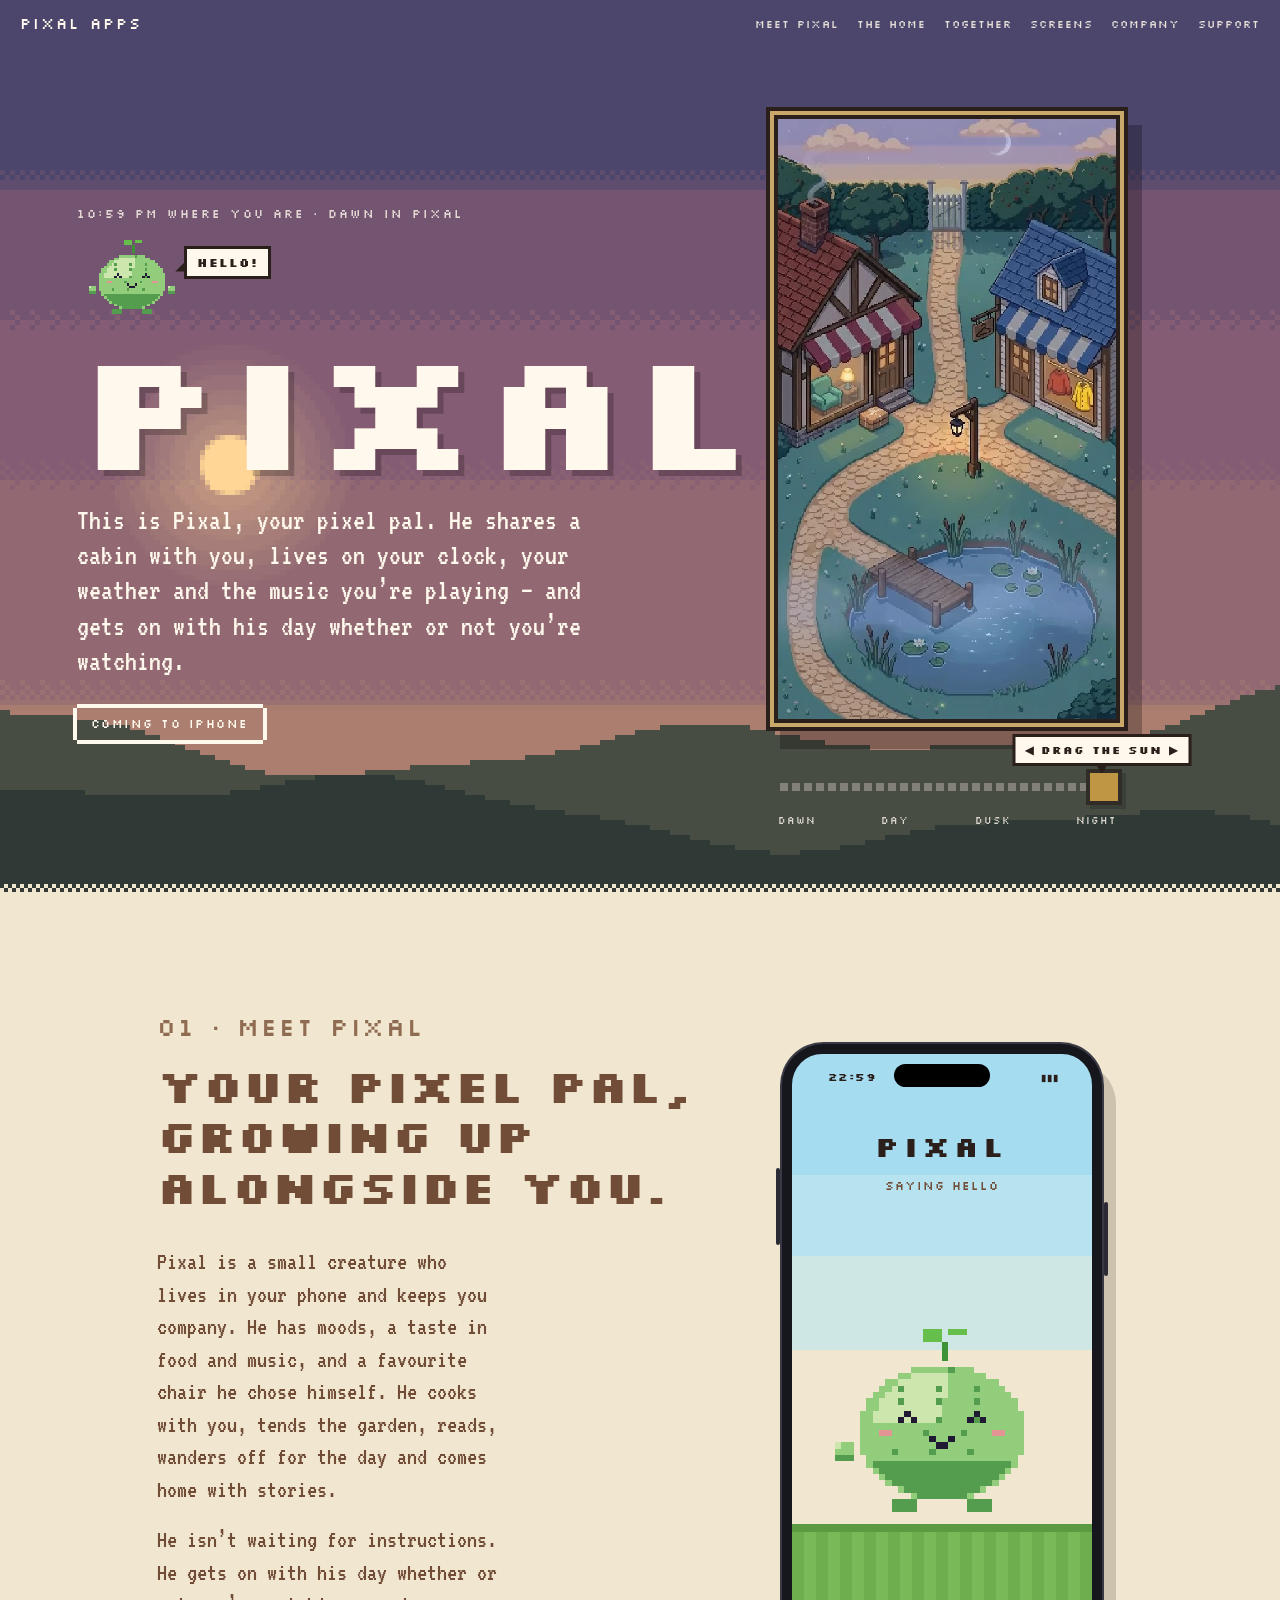
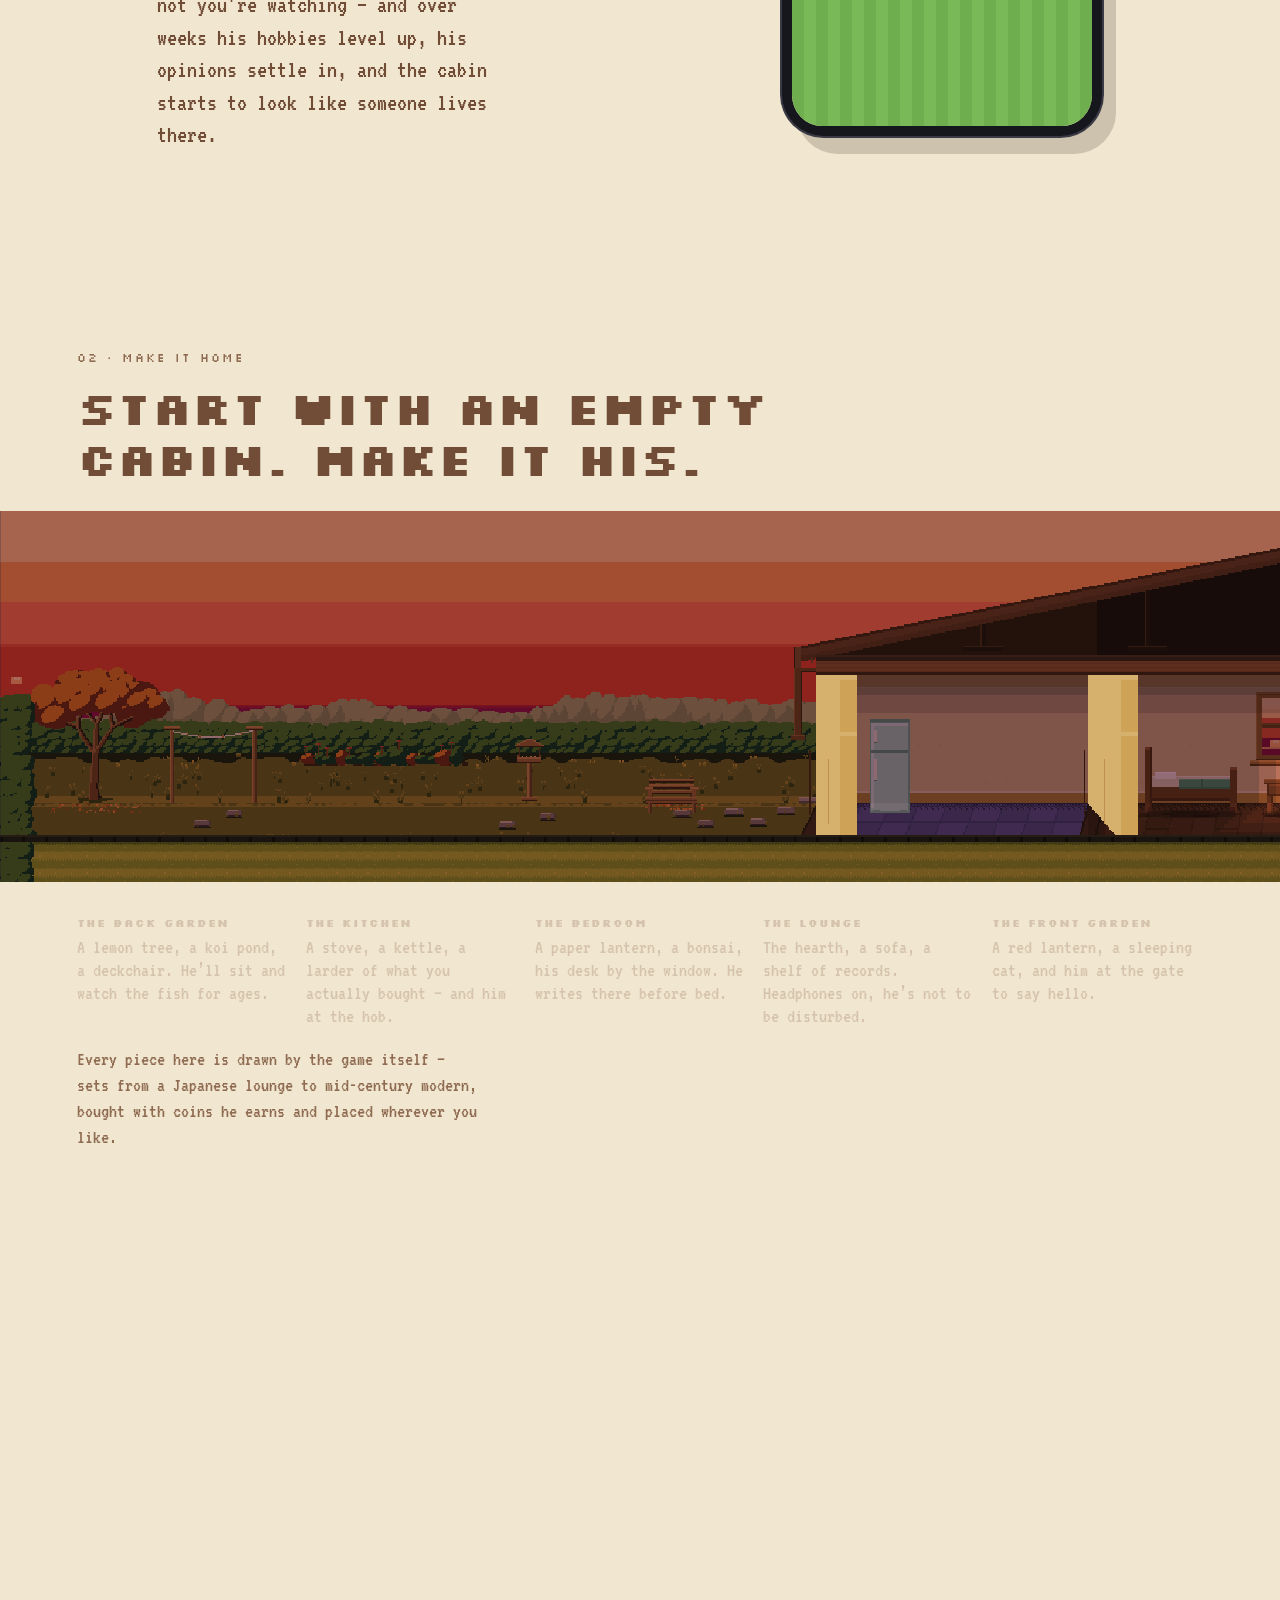
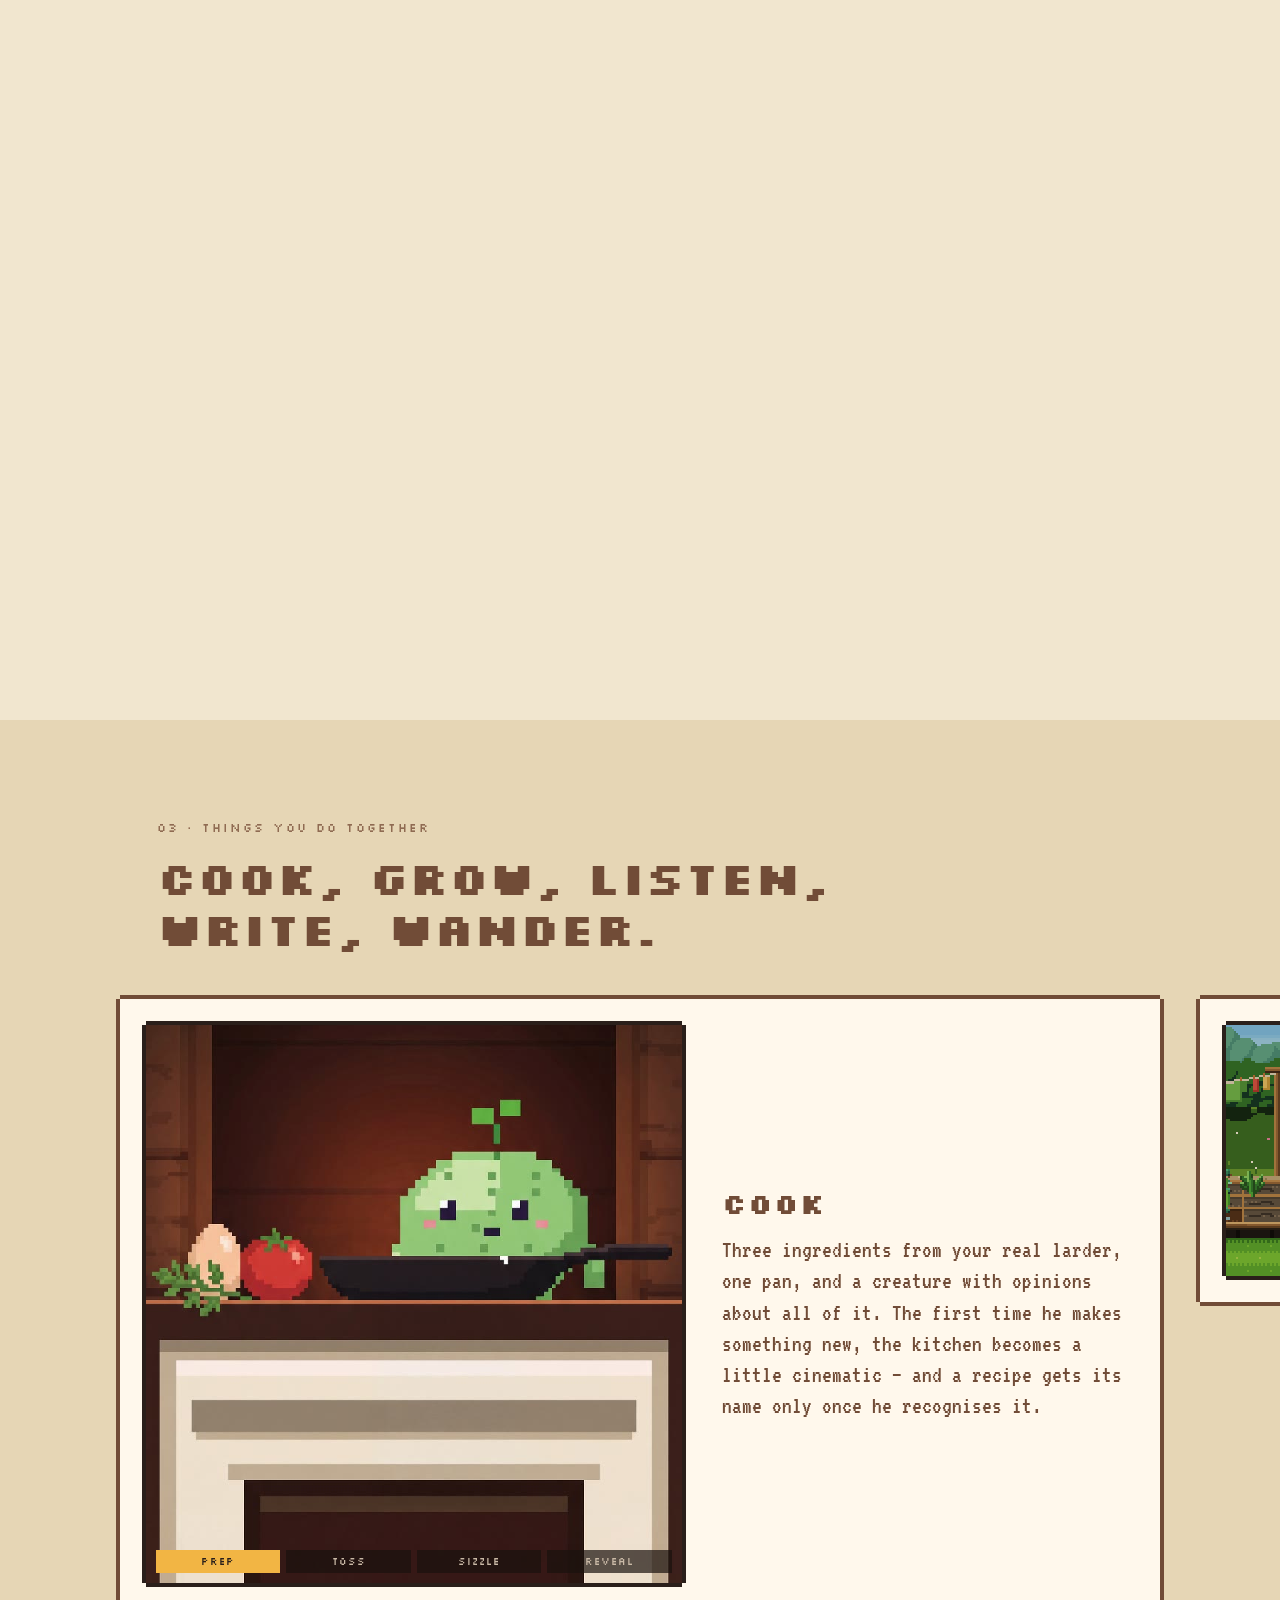
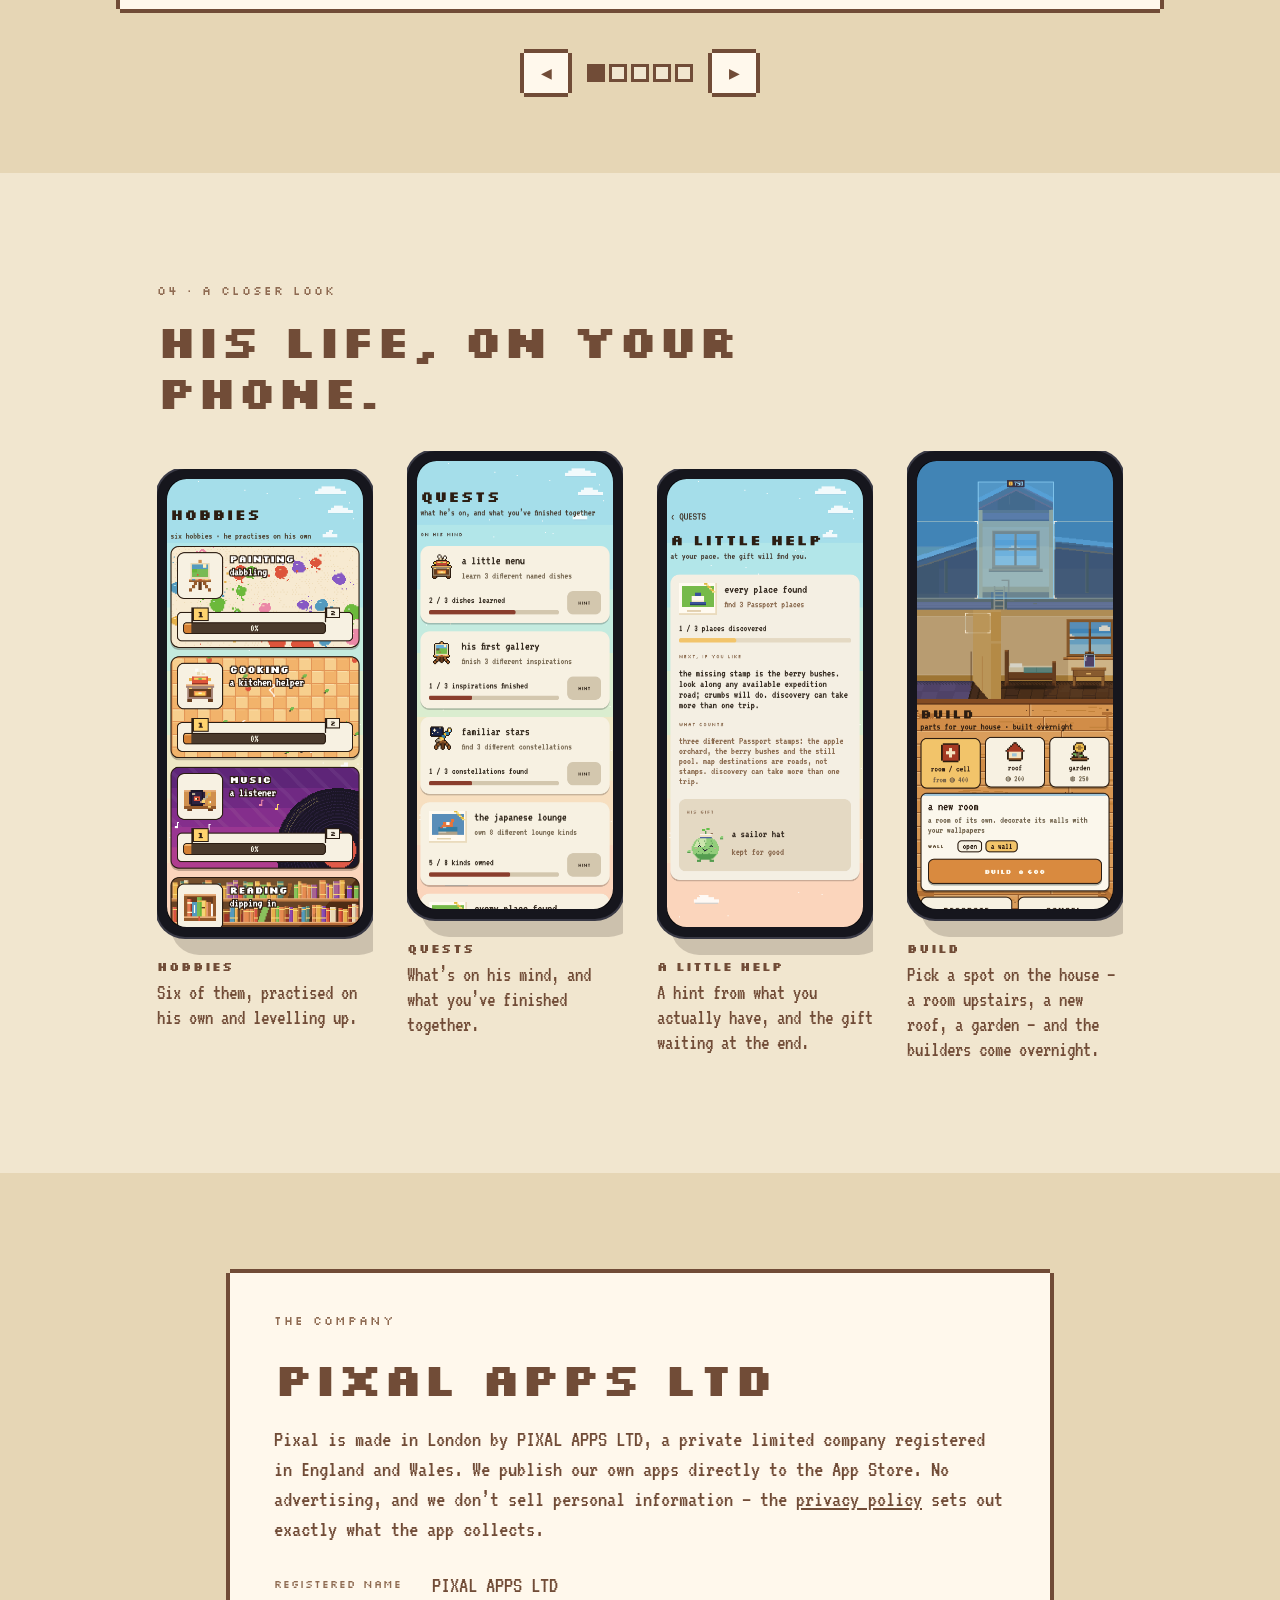
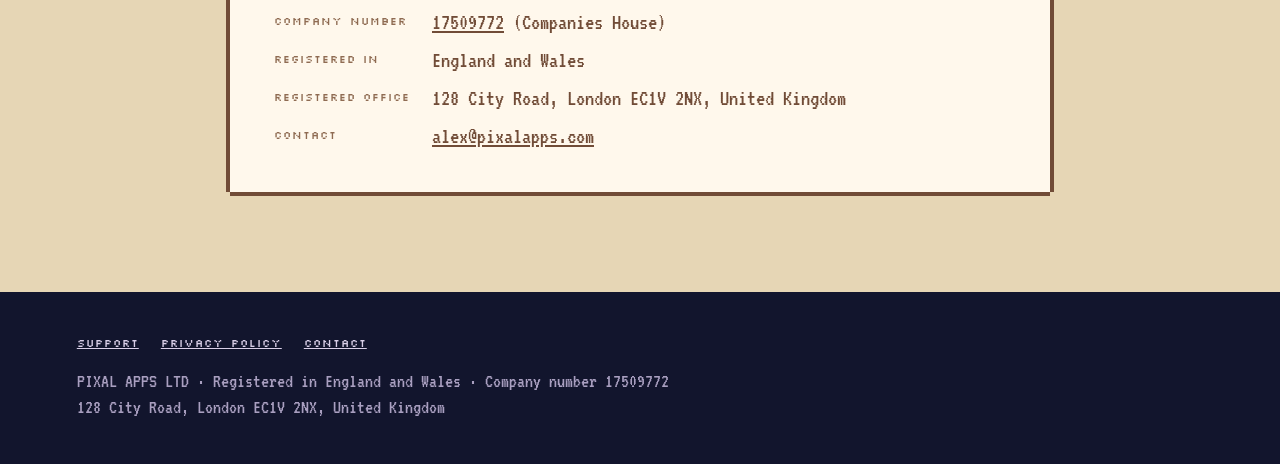
<file: index.html>
<!doctype html>
<html lang="en">
<head>
  <meta charset="utf-8">
  <meta name="viewport" content="width=device-width, initial-scale=1, viewport-fit=cover">
  <title>Pixal — a little world that keeps your time</title>
  <meta name="description" content="Pixal is a pixel-art game for iPhone by PIXAL APPS LTD. A small creature shares a cabin with you, on your real clock, your real weather and the music you're actually playing.">
  <meta property="og:title" content="Pixal">
  <meta property="og:description" content="A quiet pixel-art game for iPhone. A cabin, a creature with opinions, and a world that keeps your time.">
  <meta property="og:image" content="https://pixalapps.com/media/dusk.jpg">
  <meta property="og:url" content="https://pixalapps.com/">
  <meta name="theme-color" content="#12152d">
  <link rel="preconnect" href="https://fonts.googleapis.com">
  <link rel="preconnect" href="https://fonts.gstatic.com" crossorigin>
  <link href="https://fonts.googleapis.com/css2?family=Silkscreen:wght@400;700&family=VT323&display=swap" rel="stylesheet">
  <link rel="stylesheet" href="/home.css">
</head>
<body>
  <canvas id="sky" aria-hidden="true"></canvas>

  <header class="bar">
    <a class="brand" href="/">PIXAL APPS</a>
    <nav><a href="#meet">Meet Pixal</a><a href="#home">The home</a><a href="#together">Together</a><a href="#screens">Screens</a><a href="#company">Company</a><a href="/support/">Support</a></nav>
  </header>

  <section class="hero" id="top">
    <div class="hero-copy">
      <p class="kicker" id="clock">&nbsp;</p>
      <a class="hello" href="#meet" aria-label="Meet Pixal">
        <span class="bubble">hello!</span>
        <span class="hello-pal"><img src="/media/pixal-idle.png" alt="" width="240" height="200"><img src="/media/pixal-wave.png" alt="" width="240" height="200"></span>
      </a>
      <h1>PIXAL</h1>
      <p class="lede">This is Pixal, your pixel pal. He shares a cabin with you, lives on your clock, your weather and the music you’re playing — and gets on with his day whether or not you’re watching.</p>
      <p class="badge">Coming to iPhone</p>
    </div>

    <figure class="window" aria-label="The village in Pixal, painted for the time of day">
      <div class="frame">
        <video data-tod="dawn" muted loop playsinline preload="auto" poster="/media/dawn.jpg"><source src="/media/dawn.mp4" type="video/mp4"></video>
        <video data-tod="day" muted loop playsinline preload="auto" poster="/media/day.jpg"><source src="/media/day.mp4" type="video/mp4"></video>
        <video data-tod="dusk" muted loop playsinline preload="auto" poster="/media/dusk.jpg"><source src="/media/dusk.mp4" type="video/mp4"></video>
        <video data-tod="night" muted loop playsinline preload="auto" poster="/media/night.jpg"><source src="/media/night.mp4" type="video/mp4"></video>
      </div>
      <div class="dial">
        <div class="dial-track">
          <span class="dial-hint" aria-hidden="true">◀ drag the sun ▶</span>
          <input id="tod" type="range" min="0" max="300" step="1" value="100" aria-label="Time of day in Pixal: drag to change it">
        </div>
        <div class="dial-labels" aria-hidden="true"><span>dawn</span><span>day</span><span>dusk</span><span>night</span></div>
      </div>
    </figure>
  </section>

  <main>
    <section class="chapter meet" id="meet">
      <div class="meet-copy">
        <p class="eyebrow">01 · Meet Pixal</p>
        <h2>Your pixel pal, growing up alongside you.</h2>
        <p>Pixal is a small creature who lives in your phone and keeps you company. He has moods, a taste in food and music, and a favourite chair he chose himself. He cooks with you, tends the garden, reads, wanders off for the day and comes home with stories.</p>
        <p>He isn’t waiting for instructions. He gets on with his day whether or not you’re watching — and over weeks his hobbies level up, his opinions settle in, and the cabin starts to look like someone lives there.</p>
      </div>
      <figure class="pal" aria-label="Pixal on a phone, cycling through things he does">
        <div class="device">
          <div class="screen pal-screen">
            <div class="status" aria-hidden="true"><span class="phone-time">9:41</span><span class="island"></span><span class="bars">▮▮▮</span></div>
            <p class="pal-name">PIXAL</p>
            <p class="pal-say" aria-live="polite">pottering about</p>
            <button type="button" class="pal-stage" aria-label="Tap Pixal">
              <img src="/media/pixal-idle.png" alt="" class="on" data-say="pottering about">
              <img src="/media/pixal-wave.png" alt="" data-say="saying hello">
              <img src="/media/pixal-read.png" alt="" data-say="reading a good book">
              <img src="/media/pixal-drink.png" alt="" data-say="having a cuppa">
              <img src="/media/pixal-jump.png" alt="" data-say="delighted about something">
              <span class="hearts" aria-hidden="true"></span>
            </button>
            <p class="pal-tip">tap him</p>
            <div class="pal-ground" aria-hidden="true"></div>
          </div>
        </div>
      </figure>
    </section>

    <section class="home" id="home" aria-labelledby="home-title">
      <div class="home-pin">
        <div class="home-head">
          <p class="eyebrow">02 · Make it home</p>
          <h2 id="home-title">Start with an empty cabin. Make it his.</h2>
        </div>
        <div class="pano" role="img" aria-label="The cabin in cross-section, from the back garden through the kitchen, bedroom and lounge to the front garden, furnishing itself as you scroll">
          <div class="pano-track">
            <img class="bare" src="/media/house-bare-dusk.png" alt="" width="3400" height="524">
            <img class="full" src="/media/house-home-dusk.png" alt="" width="3400" height="524">
            <img class="pet" data-room="garden" src="/media/house-pet-garden-dusk.png" alt="" width="3400" height="524">
            <img class="pet" data-room="kitchen" src="/media/house-pet-kitchen-dusk.png" alt="" width="3400" height="524">
            <img class="pet" data-room="bedroom" src="/media/house-pet-bedroom-dusk.png" alt="" width="3400" height="524">
            <img class="pet" data-room="lounge" src="/media/house-pet-lounge-dusk.png" alt="" width="3400" height="524">
            <img class="pet" data-room="front" src="/media/house-pet-front-dusk.png" alt="" width="3400" height="524">
            <span class="wipe" aria-hidden="true"></span>
          </div>
        </div>
        <ol class="rooms">
          <li data-at="0"><b>The back garden</b> A lemon tree, a koi pond, a deckchair. He’ll sit and watch the fish for ages.</li>
          <li data-at="0.346"><b>The kitchen</b> A stove, a kettle, a larder of what you actually bought — and him at the hob.</li>
          <li data-at="0.459"><b>The bedroom</b> A paper lantern, a bonsai, his desk by the window. He writes there before bed.</li>
          <li data-at="0.628"><b>The lounge</b> The hearth, a sofa, a shelf of records. Headphones on, he’s not to be disturbed.</li>
          <li data-at="0.854"><b>The front garden</b> A red lantern, a sleeping cat, and him at the gate to say hello.</li>
        </ol>
        <p class="home-foot">Every piece here is drawn by the game itself — sets from a Japanese lounge to mid-century modern, bought with coins he earns and placed wherever you like.</p>
      </div>
    </section>

    <section class="together" id="together" aria-labelledby="together-title">
      <div class="together-head">
        <p class="eyebrow">03 · Things you do together</p>
        <h2 id="together-title">Cook, grow, listen, write, wander.</h2>
      </div>
      <div class="carousel" tabindex="0" aria-roledescription="carousel" aria-label="Things you do with Pixal">
        <article class="slide" aria-roledescription="slide" aria-label="Cook">
          <div class="slide-pic tall cook-flow">
            <img src="/media/cook-prep.jpg" alt="Pixal at the stove with his ingredients" class="on">
            <img src="/media/cook-toss.jpg" alt="Pixal tossing the pan">
            <img src="/media/cook-sizzle.jpg" alt="The pan sizzling, Pixal worried">
            <img src="/media/cook-reveal.jpg" alt="Pixal delighted with the finished dish">
            <ol class="beats"><li class="on">prep</li><li>toss</li><li>sizzle</li><li>reveal</li></ol>
          </div>
          <div class="slide-copy"><h3>Cook</h3><p>Three ingredients from your real larder, one pan, and a creature with opinions about all of it. The first time he makes something new, the kitchen becomes a little cinematic — and a recipe gets its name only once he recognises it.</p></div>
        </article>
        <article class="slide" aria-roledescription="slide" aria-label="Grow">
          <div class="slide-pic wide"><img src="/media/scene-grow.png" alt="Pixal tending two vegetable beds in the back garden" loading="lazy"></div>
          <div class="slide-copy"><h3>Grow</h3><p>Beds by the back door and crops that only take in their own season — peas in spring, pumpkins in autumn, kale through the winter. A ripe bed waits for you; a frost won’t.</p></div>
        </article>
        <article class="slide" aria-roledescription="slide" aria-label="Listen">
          <div class="slide-pic wide"><img src="/media/scene-listen.png" alt="Pixal in headphones by his record shelf in the lounge at dusk" loading="lazy"></div>
          <div class="slide-copy"><h3>Listen</h3><p>Put music on in any app and he notices within seconds. Whether he joins in is up to him: his mood, the hour and what he’s busy with decide it. He’s a pet, not a mirror.</p></div>
        </article>
        <article class="slide" aria-roledescription="slide" aria-label="Write and read">
          <div class="slide-pic wide"><img src="/media/scene-write.png" alt="Pixal writing at his desk in the bedroom by lantern light" loading="lazy"></div>
          <div class="slide-copy"><h3>Write &amp; read</h3><p>Books level up his reading, and the reading unlocks whole furniture sets. At his desk he keeps a recipe book and a journal of the days you’ve had.</p></div>
        </article>
        <article class="slide" aria-roledescription="slide" aria-label="Days out">
          <div class="slide-pic tall"><video muted loop playsinline preload="none" poster="/media/day.jpg" data-src="/media/day.mp4"></video></div>
          <div class="slide-copy"><h3>Days out</h3><p>He takes himself off along named routes to shops, a fishing pond and places further out — and sometimes, instead of a thing, he comes home with a whole new place.</p></div>
        </article>
      </div>
      <div class="carousel-nav">
        <button type="button" class="prev" aria-label="Previous">◀</button>
        <ol class="dots" aria-hidden="true"><li class="on"></li><li></li><li></li><li></li><li></li></ol>
        <button type="button" class="next" aria-label="Next">▶</button>
      </div>
    </section>

    <section class="chapter screens" id="screens">
      <p class="eyebrow">04 · A closer look</p>
      <h2>His life, on your phone.</h2>
      <div class="fan">
        <figure><div class="device"><img class="screen" src="/media/ui-hobbies.png" alt="The Hobbies screen: painting, cooking, music and reading, each with its own level" width="780" height="1688"></div><figcaption><b>Hobbies</b> Six of them, practised on his own and levelling up.</figcaption></figure>
        <figure><div class="device"><img class="screen" src="/media/ui-quests.png" alt="The Quests screen: a little menu, his first gallery, familiar stars and the Japanese lounge, with progress" width="780" height="1688"></div><figcaption><b>Quests</b> What’s on his mind, and what you’ve finished together.</figcaption></figure>
        <figure><div class="device"><img class="screen" src="/media/ui-hint.png" alt="A quest's help page: what to do next, what counts, and the sailor hat he'll be given" width="780" height="1688"></div><figcaption><b>A little help</b> A hint from what you actually have, and the gift waiting at the end.</figcaption></figure>
        <figure><div class="device"><img class="screen" src="/media/ui-build.png" alt="Build mode: a new room going up on the roof, priced at 750 coins, above the build sheet" width="780" height="1700"></div><figcaption><b>Build</b> Pick a spot on the house — a room upstairs, a new roof, a garden — and the builders come overnight.</figcaption></figure>
      </div>
    </section>


    <section class="company" id="company">
      <div class="company-card">
        <p class="eyebrow">The company</p>
        <h2>PIXAL APPS LTD</h2>
        <p>Pixal is made in London by PIXAL APPS LTD, a private limited company registered in England and Wales. We publish our own apps directly to the App Store. No advertising, and we don’t sell personal information — the <a href="/privacy/">privacy policy</a> sets out exactly what the app collects.</p>
        <dl>
          <dt>Registered name</dt><dd>PIXAL APPS LTD</dd>
          <dt>Company number</dt><dd><a href="https://find-and-update.company-information.service.gov.uk/company/17509772">17509772</a> (Companies House)</dd>
          <dt>Registered in</dt><dd>England and Wales</dd>
          <dt>Registered office</dt><dd>128 City Road, London EC1V 2NX, United Kingdom</dd>
          <dt>Contact</dt><dd><a href="mailto:alex@pixalapps.com">alex@pixalapps.com</a></dd>
        </dl>
      </div>
    </section>
  </main>

  <footer class="foot">
    <nav><a href="/support/">Support</a><a href="/privacy/">Privacy policy</a><a href="mailto:alex@pixalapps.com">Contact</a></nav>
    <p>PIXAL APPS LTD · Registered in England and Wales · Company number 17509772<br>128 City Road, London EC1V 2NX, United Kingdom</p>
  </footer>

  <script src="/home.js" defer></script>
</body>
</html>
</file>
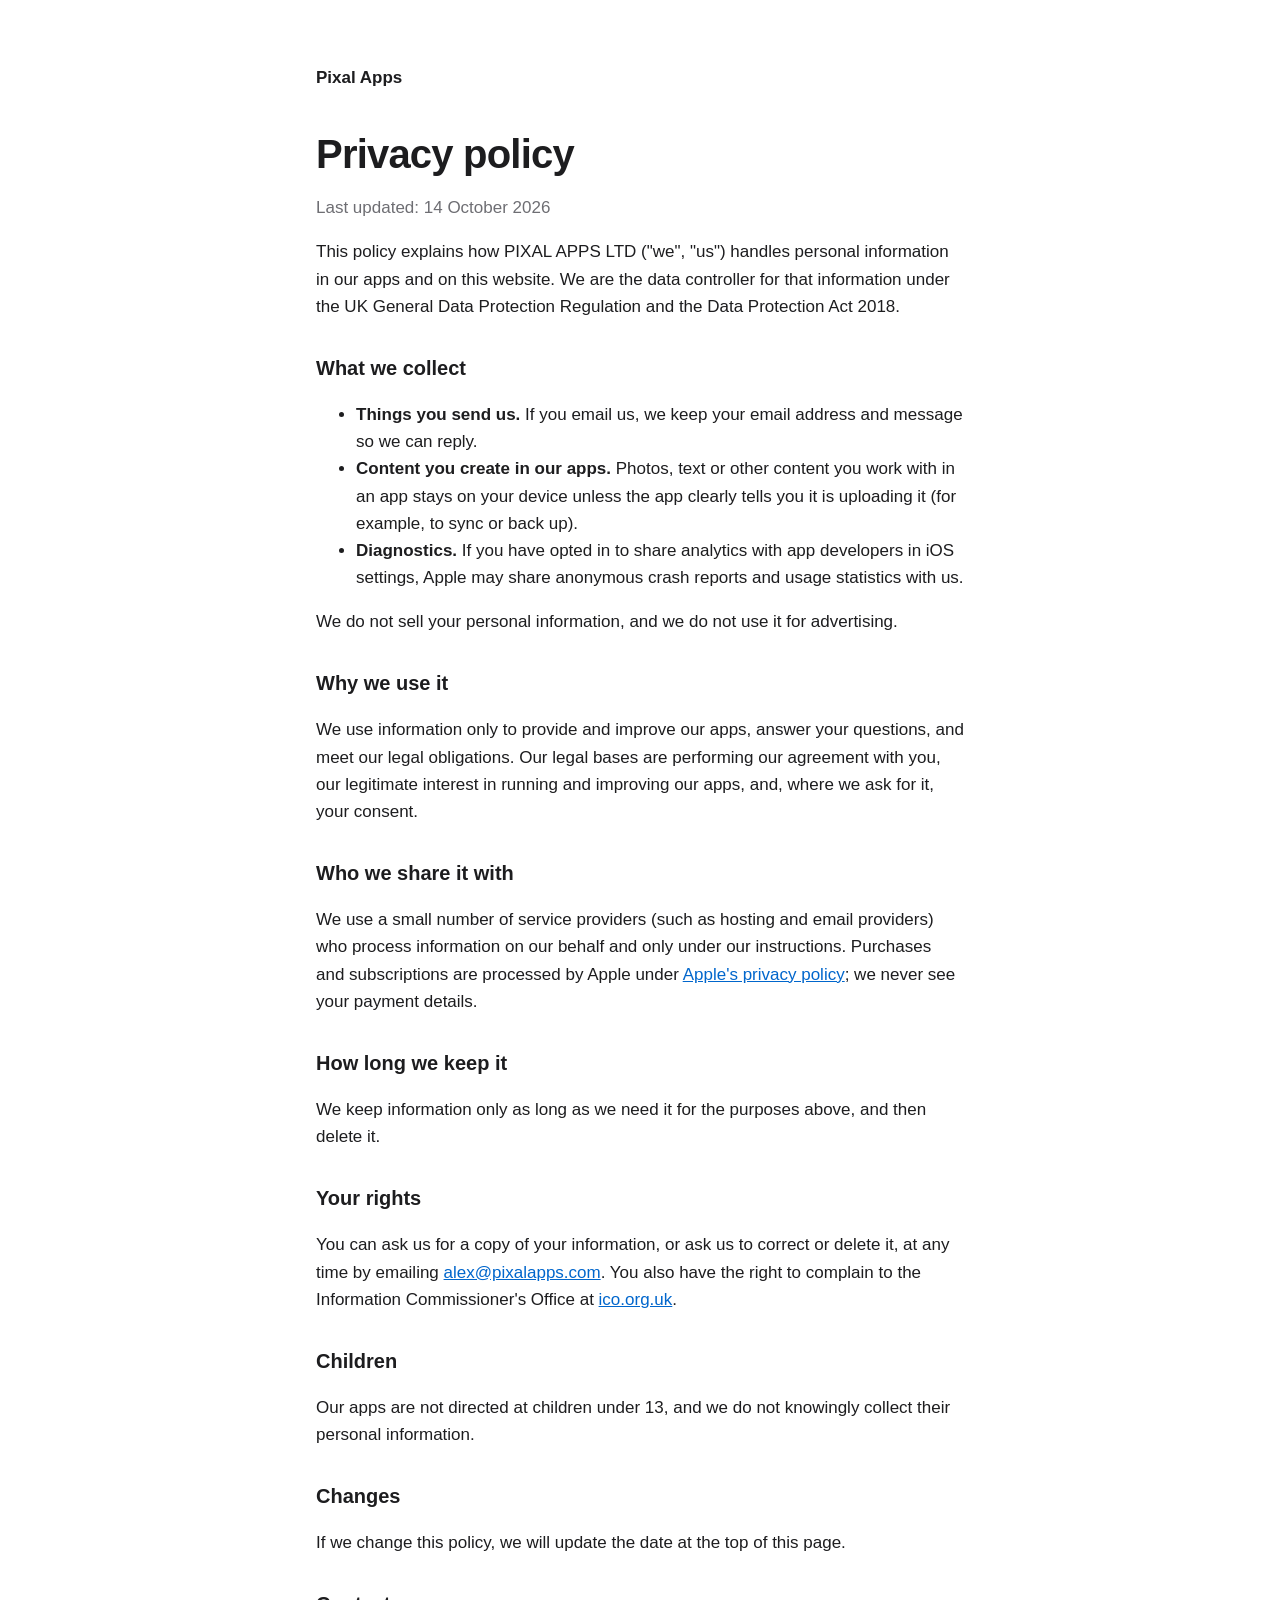
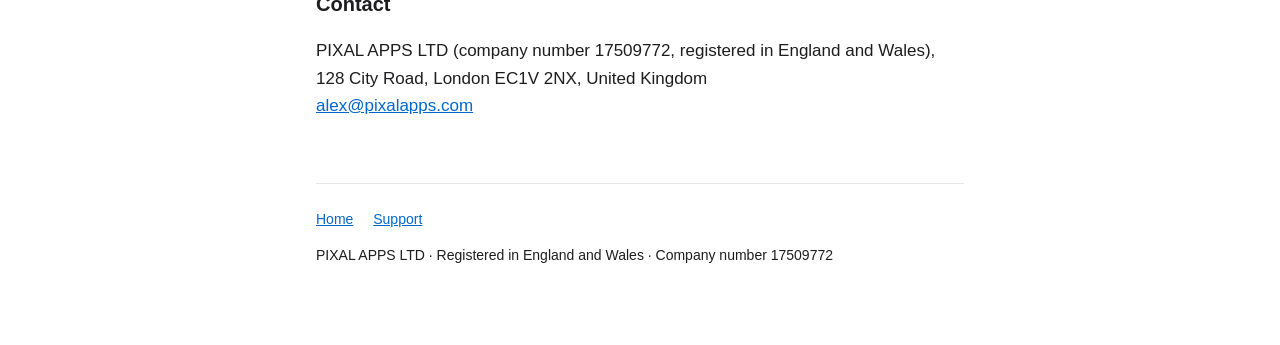
<file: privacy/index.html>
<!doctype html>
<html lang="en">
<head>
  <meta charset="utf-8">
  <meta name="viewport" content="width=device-width, initial-scale=1">
  <title>Privacy Policy · Pixal Apps</title>
  <link rel="stylesheet" href="/style.css">
</head>
<body>
  <main>
    <header><a href="/">Pixal Apps</a></header>

    <h1>Privacy policy</h1>
    <p class="muted">Last updated: 14 October 2026</p>

    <p>This policy explains how PIXAL APPS LTD ("we", "us") handles personal information in our apps and on this website. We are the data controller for that information under the UK General Data Protection Regulation and the Data Protection Act 2018.</p>

    <h2>What we collect</h2>
    <ul>
      <li><strong>Things you send us.</strong> If you email us, we keep your email address and message so we can reply.</li>
      <li><strong>Content you create in our apps.</strong> Photos, text or other content you work with in an app stays on your device unless the app clearly tells you it is uploading it (for example, to sync or back up).</li>
      <li><strong>Diagnostics.</strong> If you have opted in to share analytics with app developers in iOS settings, Apple may share anonymous crash reports and usage statistics with us.</li>
    </ul>
    <p>We do not sell your personal information, and we do not use it for advertising.</p>

    <h2>Why we use it</h2>
    <p>We use information only to provide and improve our apps, answer your questions, and meet our legal obligations. Our legal bases are performing our agreement with you, our legitimate interest in running and improving our apps, and, where we ask for it, your consent.</p>

    <h2>Who we share it with</h2>
    <p>We use a small number of service providers (such as hosting and email providers) who process information on our behalf and only under our instructions. Purchases and subscriptions are processed by Apple under <a href="https://www.apple.com/legal/privacy/">Apple's privacy policy</a>; we never see your payment details.</p>

    <h2>How long we keep it</h2>
    <p>We keep information only as long as we need it for the purposes above, and then delete it.</p>

    <h2>Your rights</h2>
    <p>You can ask us for a copy of your information, or ask us to correct or delete it, at any time by emailing <a href="mailto:alex@pixalapps.com">alex@pixalapps.com</a>. You also have the right to complain to the Information Commissioner's Office at <a href="https://ico.org.uk">ico.org.uk</a>.</p>

    <h2>Children</h2>
    <p>Our apps are not directed at children under 13, and we do not knowingly collect their personal information.</p>

    <h2>Changes</h2>
    <p>If we change this policy, we will update the date at the top of this page.</p>

    <h2>Contact</h2>
    <p>PIXAL APPS LTD (company number 17509772, registered in England and Wales), 128 City Road, London EC1V 2NX, United Kingdom<br>
    <a href="mailto:alex@pixalapps.com">alex@pixalapps.com</a></p>

    <footer>
      <nav>
        <a href="/">Home</a>
        <a href="/support/">Support</a>
      </nav>
      <p>PIXAL APPS LTD · Registered in England and Wales · Company number 17509772</p>
    </footer>
  </main>
</body>
</html>
</file>
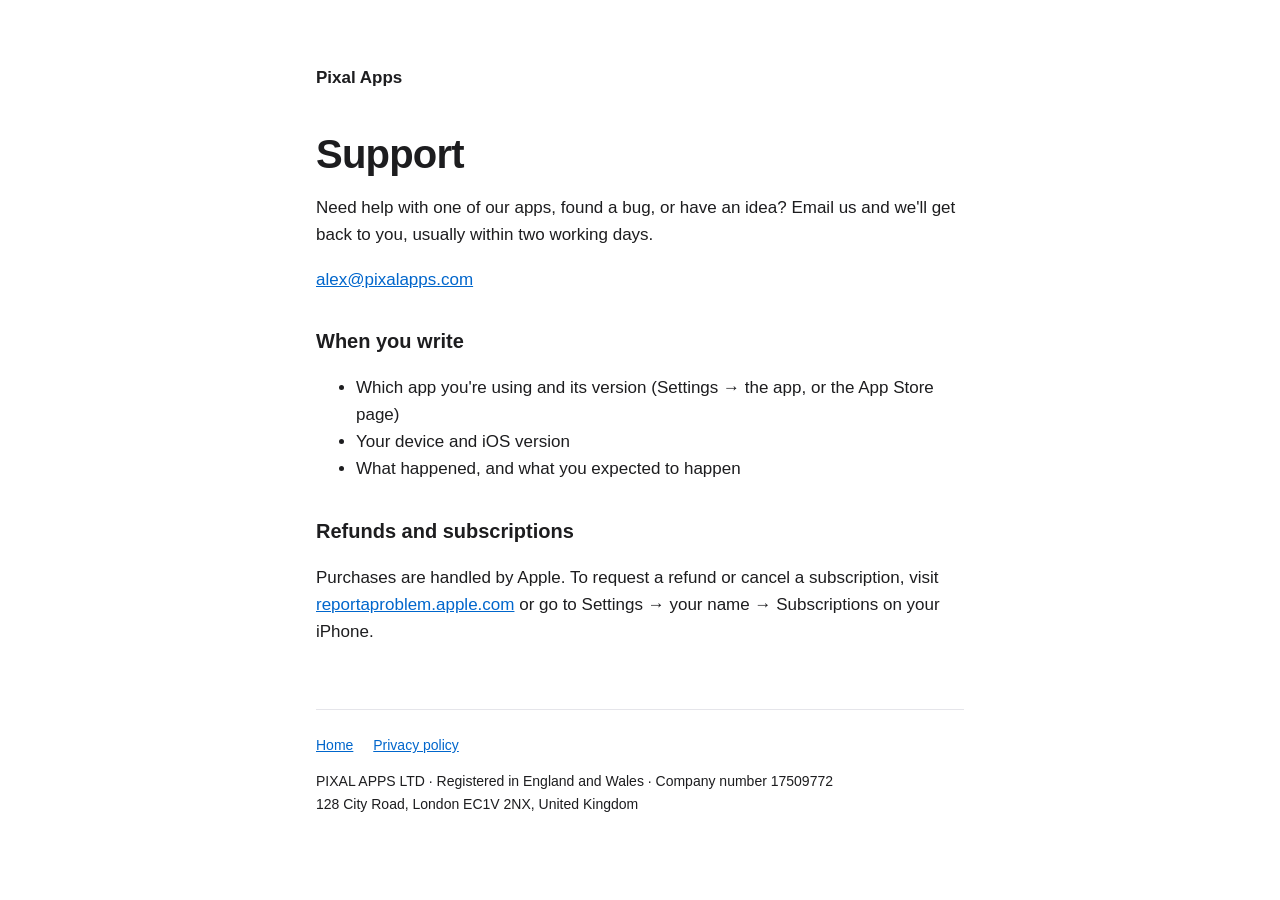
<file: support/index.html>
<!doctype html>
<html lang="en">
<head>
  <meta charset="utf-8">
  <meta name="viewport" content="width=device-width, initial-scale=1">
  <title>Support · Pixal Apps</title>
  <link rel="stylesheet" href="/style.css">
</head>
<body>
  <main>
    <header><a href="/">Pixal Apps</a></header>

    <h1>Support</h1>
    <p>Need help with one of our apps, found a bug, or have an idea? Email us and we'll get back to you, usually within two working days.</p>
    <p><a href="mailto:alex@pixalapps.com">alex@pixalapps.com</a></p>

    <h2>When you write</h2>
    <ul>
      <li>Which app you're using and its version (Settings → the app, or the App Store page)</li>
      <li>Your device and iOS version</li>
      <li>What happened, and what you expected to happen</li>
    </ul>

    <h2>Refunds and subscriptions</h2>
    <p>Purchases are handled by Apple. To request a refund or cancel a subscription, visit <a href="https://reportaproblem.apple.com">reportaproblem.apple.com</a> or go to Settings → your name → Subscriptions on your iPhone.</p>

    <footer>
      <nav>
        <a href="/">Home</a>
        <a href="/privacy/">Privacy policy</a>
      </nav>
      <p>PIXAL APPS LTD · Registered in England and Wales · Company number 17509772<br>
      128 City Road, London EC1V 2NX, United Kingdom</p>
    </footer>
  </main>
</body>
</html>
</file>
<file: home.css>
/* Pixal's homepage. The sky canvas behind everything is drawn by home.js with the game's own band palettes;
   the hero's ink follows it (--ink is set from the time of day). Below the hero, chapters sit on the game's paper. */
:root {
  --ink: #fff8ec;
  --ink-soft: rgba(255, 248, 236, .78);
  --paper: #f1e6cf;
  --paper-deep: #e6d6b5;
  --brown: #714c37;
  --brown-soft: #8f6b52;
  --night: #12152d;
  --gold: #f2b544;
  --leaf: #7cc26a;
  --px: 4px;
}

* { box-sizing: border-box; }
html { scroll-behavior: smooth; }
body {
  margin: 0; color: var(--brown); background: var(--night);
  font: 22px/1.3 "VT323", ui-monospace, monospace;
  -webkit-font-smoothing: none; text-rendering: optimizeSpeed;
}
img, video { display: block; max-width: 100%; }
a { color: inherit; }

#sky { position: fixed; inset: 0; width: 100vw; height: 100lvh; image-rendering: pixelated; z-index: -1; }

/* A pixel border: hard steps, no radius. */
.px-border, .frame, .company-card, .slide-pic, .badge, .carousel-nav button {
  box-shadow:
    0 calc(-1 * var(--px)) 0 0 currentColor, 0 var(--px) 0 0 currentColor,
    calc(-1 * var(--px)) 0 0 0 currentColor, var(--px) 0 0 0 currentColor;
}

/* ---------- bar ---------- */
.bar {
  position: fixed; top: 0; left: 0; right: 0; z-index: 10;
  display: flex; align-items: center; justify-content: space-between; gap: 16px;
  padding: max(14px, env(safe-area-inset-top)) max(20px, env(safe-area-inset-right)) 14px max(20px, env(safe-area-inset-left));
  color: var(--ink); transition: background .4s steps(4), color .4s steps(4);
}
.bar.solid { background: rgba(18, 21, 45, .82); color: #fff8ec; backdrop-filter: blur(6px); }
.brand { font-family: Silkscreen, monospace; font-size: 15px; letter-spacing: 2px; text-decoration: none; }
.bar nav { display: flex; gap: 18px; font-family: Silkscreen, monospace; font-size: 11px; letter-spacing: 1px; }
.bar nav a { text-decoration: none; opacity: .85; }
.bar nav a:hover { opacity: 1; text-decoration: underline; text-underline-offset: 4px; }

/* ---------- hero ---------- */
.hero {
  min-height: 100svh; display: grid; grid-template-columns: 1.05fr .95fr; align-items: center; gap: 48px;
  padding: 110px max(24px, 6vw) 64px; color: var(--ink);
}
.hero-copy { max-width: 560px; }
.kicker { font-family: Silkscreen, monospace; font-size: 12px; letter-spacing: 2px; margin: 0 0 18px; color: var(--ink-soft); min-height: 1em; }
.hero h1 {
  font-family: Silkscreen, monospace; font-weight: 700; margin: 0; line-height: .9;
  font-size: clamp(72px, 13vw, 168px); letter-spacing: 4px;
  text-shadow: 6px 6px 0 rgba(0, 0, 0, .22);
}
.lede { font-size: clamp(24px, 2.3vw, 30px); line-height: 1.2; margin: 22px 0 28px; color: var(--ink); }
.badge { display: inline-block; margin: 0; padding: 8px 14px; font-family: Silkscreen, monospace; font-size: 12px; letter-spacing: 1.5px; color: var(--ink); }

.window { margin: 0; justify-self: center; width: min(400px, 100%, calc((100svh - 300px) * 9 / 16)); min-width: 260px; color: var(--ink); }
.frame { position: relative; aspect-ratio: 9 / 16; overflow: hidden; background: #000; color: #2a1f1a; box-shadow: 0 0 0 var(--px) #2a1f1a, 0 0 0 calc(2 * var(--px)) #c9a86a, 0 0 0 calc(3 * var(--px)) #2a1f1a, 14px 18px 0 calc(3 * var(--px)) rgba(0,0,0,.25); }
.frame video { position: absolute; inset: 0; width: 100%; height: 100%; object-fit: cover; opacity: 0; image-rendering: pixelated; }
.dial { margin-top: 54px; }
.dial input { width: 100%; -webkit-appearance: none; appearance: none; height: 24px; background: transparent; cursor: grab; }
.dial input:active { cursor: grabbing; }
.dial input::-webkit-slider-runnable-track { height: 8px; background: repeating-linear-gradient(90deg, currentColor 0 8px, transparent 8px 12px); opacity: .7; }
.dial input::-moz-range-track { height: 8px; background: repeating-linear-gradient(90deg, currentColor 0 8px, transparent 8px 12px); opacity: .7; }
.dial input::-webkit-slider-thumb { -webkit-appearance: none; width: 28px; height: 28px; margin-top: -10px; border: 0; background: var(--thumb, #f2b544); box-shadow: 0 0 0 4px #2a1f1a, 4px 4px 0 4px rgba(0,0,0,.25); }
.dial input::-moz-range-thumb { width: 28px; height: 28px; border: 0; border-radius: 0; background: var(--thumb, #f2b544); box-shadow: 0 0 0 4px #2a1f1a; }
.dial-labels { display: flex; justify-content: space-between; font-family: Silkscreen, monospace; font-size: 10px; letter-spacing: 1px; margin-top: 8px; color: var(--ink-soft); }

/* ---------- chapters on paper ---------- */
main { background: var(--paper); position: relative; }
main::before { /* a dithered edge where the sky meets the paper */
  content: ""; position: absolute; left: 0; right: 0; top: -16px; height: 16px;
  background:
    conic-gradient(var(--paper) 25%, transparent 0 50%, var(--paper) 0 75%, transparent 0) 0 0 / 8px 8px,
    linear-gradient(transparent 50%, var(--paper) 0);
}
.chapter { max-width: 1120px; margin: 0 auto; padding: 110px max(24px, 6vw); }
.eyebrow { font-family: Silkscreen, monospace; font-size: 12px; letter-spacing: 2px; color: var(--brown-soft); margin: 0 0 18px; }
h2 { font-family: Silkscreen, monospace; font-weight: 700; font-size: clamp(28px, 4vw, 46px); line-height: 1.1; margin: 0 0 34px; max-width: 20ch; }
h3 { font-family: Silkscreen, monospace; font-size: 16px; letter-spacing: 1px; margin: 0 0 12px; }
.cols { display: grid; grid-template-columns: 1fr 1fr; gap: 40px; font-size: 25px; }
.cols p { margin: 0; }

.cards { display: grid; grid-template-columns: repeat(2, 1fr); gap: 34px; }
.card { background: #fff8ec; padding: 30px 30px 26px; color: var(--brown); font-size: 23px; }
.card p { margin: 0; }
.glyph { display: inline-grid; place-items: center; width: 44px; height: 44px; margin-bottom: 18px; background: var(--brown); color: var(--paper); font-size: 26px; }

/* ---------- company + footer ---------- */
.company { background: var(--paper-deep); padding: 100px max(24px, 6vw); }
.company-card { max-width: 820px; margin: 0 auto; background: #fff8ec; padding: 40px 44px; color: var(--brown); font-size: 23px; }
.company-card h2 { margin-bottom: 20px; }
.company-card p { margin: 0 0 26px; }
.company-card dl { display: grid; grid-template-columns: max-content 1fr; gap: 8px 22px; margin: 0; }
.company-card dt { font-family: Silkscreen, monospace; font-size: 11px; letter-spacing: 1px; padding-top: 6px; color: var(--brown-soft); }
.company-card dd { margin: 0; }
.foot { background: var(--night); color: #d9cfe8; padding: 44px max(24px, 6vw) max(44px, env(safe-area-inset-bottom)); font-size: 20px; }
.foot nav { display: flex; flex-wrap: wrap; gap: 22px; font-family: Silkscreen, monospace; font-size: 11px; letter-spacing: 1px; margin-bottom: 18px; }
.foot p { margin: 0; color: #a99fc0; }

/* ---------- reveal on scroll ---------- */
.reveal { opacity: 0; transform: translateY(24px); transition: opacity .6s steps(6), transform .6s steps(6); }
.reveal.in { opacity: 1; transform: none; }

/* ---------- small screens ---------- */
@media (max-width: 860px) {
  body { font-size: 21px; }
  .bar nav a:not(:last-child) { display: none; }
  .hero { grid-template-columns: 1fr; padding-top: 96px; gap: 36px; text-align: left; }
  .window { width: min(360px, 100%); min-width: 0; }
  .cols, .cards { grid-template-columns: 1fr; gap: 26px; }
  .chapter { padding: 80px 20px; }
  .company { padding: 70px 16px; }
  .company-card { padding: 28px 22px; }
  .company-card dl { grid-template-columns: 1fr; gap: 2px; }
  .company-card dd { margin-bottom: 10px; }
}

@media (prefers-reduced-motion: reduce) {
  html { scroll-behavior: auto; }
  .reveal { opacity: 1; transform: none; transition: none; }
}

/* ---------- the home: the cabin pans past and furnishes itself as you scroll ---------- */
.home { position: relative; height: 760vh; background: var(--paper); }
.home-pin { position: sticky; top: 0; height: 100svh; display: flex; flex-direction: column; justify-content: center; gap: 26px; padding: 70px 0 30px; overflow: hidden; }
.home-head { padding: 0 max(24px, 6vw); }
.home-head h2 { margin-bottom: 0; }
.pano { position: relative; height: clamp(180px, 46vh, 520px); overflow: hidden; background: #1d213c; }
.pano-track { position: absolute; top: 0; left: 0; height: 100%; aspect-ratio: 3400 / 524; will-change: transform; }
.pano-track img { position: absolute; inset: 0; width: 100%; height: 100%; image-rendering: pixelated; max-width: none; }
.pano-track .full, .pano-track .pet { clip-path: inset(0 calc(100% - var(--reveal, 0%)) 0 0); }
.pano-track .pet { opacity: 0; transition: opacity .35s steps(4); }
.pano-track .pet.on { opacity: 1; }
.wipe { position: absolute; top: 0; bottom: 0; left: var(--reveal, 0%); width: 6px; margin-left: -3px;
  background: repeating-linear-gradient(180deg, #fff8ec 0 8px, transparent 8px 14px); opacity: var(--wipe-on, 1); transition: opacity .3s steps(3); }
.rooms { list-style: none; margin: 0; padding: 0 max(24px, 6vw); display: grid; grid-template-columns: repeat(5, 1fr); gap: 18px; font-size: 20px; line-height: 1.15; }
.rooms li { opacity: .22; transition: opacity .4s steps(4), transform .4s steps(4); transform: translateY(8px); }
.rooms li.on { opacity: 1; transform: none; }
.rooms b { display: block; font: 700 11px Silkscreen, monospace; letter-spacing: 1px; margin-bottom: 6px; }
.home-foot { margin: 0; padding: 0 max(24px, 6vw); color: var(--brown-soft); font-size: 20px; max-width: 70ch; }
@media (max-width: 860px) {
  .home { height: 820vh; }
  .home-pin { gap: 18px; padding-top: 64px; }
  .pano { height: 34vh; }
  .rooms { grid-template-columns: 1fr; gap: 0; position: relative; min-height: 4.6em; }
  .rooms li, .rooms li.on { position: absolute; left: max(24px, 6vw); right: max(24px, 6vw); opacity: 0; }
  .rooms li.now { opacity: 1; transform: none; }
  .home-foot { font-size: 18px; }
}
@media (prefers-reduced-motion: reduce) { .home { height: auto; } .home-pin { position: static; height: auto; } }

/* ---------- meet pixal ---------- */
.meet { display: grid; grid-template-columns: 1.2fr .8fr; gap: 60px; align-items: center; }
.meet-copy p { font-size: 25px; margin: 0 0 18px; max-width: 34ch; }
.pal { margin: 0; justify-self: center; text-align: center; }
.pal-stage img { position: absolute; inset: 0; width: 100%; height: 100%; image-rendering: pixelated; opacity: 0; }
.pal-stage img.on { opacity: 1; animation: bob 1.2s steps(2) infinite; }
@keyframes bob { 50% { transform: translateY(-6px); } }

/* ---------- things you do together: a carousel ---------- */
.together { background: var(--paper-deep); padding: 100px 0 80px; }
.together-head { max-width: 1120px; margin: 0 auto; padding: 0 max(24px, 6vw); }
.carousel { display: grid; grid-auto-flow: column; grid-auto-columns: min(1040px, 86vw); gap: 40px; overflow-x: auto; scroll-snap-type: x mandatory;
  padding: 10px max(24px, calc((100vw - 1040px) / 2)) 26px; scrollbar-width: none; outline: none; align-items: start; }
.carousel::-webkit-scrollbar { display: none; }
.slide { scroll-snap-align: center; display: grid; grid-template-columns: 1.3fr 1fr; gap: 40px; align-items: center; background: #fff8ec; padding: 26px; box-shadow: 0 -4px 0 0 var(--brown), 0 4px 0 0 var(--brown), -4px 0 0 0 var(--brown), 4px 0 0 0 var(--brown); }
.slide-pic { position: relative; overflow: hidden; background: #1b120e; color: #2a1f1a; }
.slide-pic.wide { aspect-ratio: 16 / 7.5; }
.slide-pic.tall { aspect-ratio: 9 / 12; max-height: 62vh; justify-self: center; width: 100%; }
.slide-pic img, .slide-pic video { position: absolute; inset: 0; width: 100%; height: 100%; object-fit: cover; image-rendering: pixelated; }
.cook-flow img { opacity: 0; transition: opacity .4s steps(5); }
.cook-flow img.on { opacity: 1; }
.beats { position: absolute; left: 10px; right: 10px; bottom: 10px; display: flex; gap: 6px; list-style: none; margin: 0; padding: 0; }
.beats li { flex: 1; text-align: center; font: 10px Silkscreen, monospace; letter-spacing: 1px; padding: 5px 0; background: rgba(27,18,14,.7); color: #c9b9a6; }
.beats li.on { background: var(--gold); color: #2a1f1a; }
.slide-copy h3 { font-size: 28px; margin-bottom: 14px; }
.slide-copy p { margin: 0; font-size: 24px; }
.carousel-nav { display: flex; align-items: center; justify-content: center; gap: 22px; margin-top: 18px; color: var(--brown); }
.carousel-nav button { background: #fff8ec; border: 0; color: var(--brown); font-size: 14px; width: 44px; height: 40px; cursor: pointer; }
.carousel-nav button:hover { background: var(--brown); color: var(--paper); }
.dots { display: flex; gap: 10px; list-style: none; margin: 0; padding: 0; }
.dots li { width: 12px; height: 12px; background: var(--paper); box-shadow: 0 0 0 3px var(--brown); }
.dots li.on { background: var(--brown); }

@media (max-width: 860px) {
  .meet { grid-template-columns: 1fr; gap: 30px; }
  .pal { order: -1; }
  .together { padding: 70px 0 60px; }
  .carousel { grid-auto-columns: 88vw; gap: 18px; padding: 8px 6vw 22px; }
  .slide { grid-template-columns: 1fr; gap: 18px; padding: 16px; }
  .slide-pic.tall { aspect-ratio: 1 / 1; max-height: none; }
  .slide-copy h3 { font-size: 22px; margin-bottom: 8px; }
  .slide-copy p { font-size: 20px; }
}

/* ---------- he says hello in the hero ---------- */
.hello { position: relative; display: block; width: clamp(96px, 8vw, 132px); text-decoration: none; margin: 0 0 6px 4px; }
.hello-pal { position: relative; display: block; aspect-ratio: 240 / 200; }
.hello-pal img { position: absolute; inset: 0; width: 100%; height: 100%; image-rendering: pixelated; }
.hello-pal img:last-child { animation: wave 1.6s steps(1) infinite; }
@keyframes wave { 0%, 45% { opacity: 0; } 50%, 95% { opacity: 1; } }
.bubble { position: absolute; left: 104%; bottom: 58%; white-space: nowrap; padding: 6px 10px; background: #fff8ec; color: #2a1f1a;
  font: 700 12px Silkscreen, monospace; letter-spacing: 1px; box-shadow: 0 0 0 3px #2a1f1a; animation: pop 3.2s steps(1) infinite; }
.bubble::after { content: ""; position: absolute; left: 8px; top: 100%; width: 9px; height: 9px; background: #2a1f1a;
  clip-path: polygon(0 0, 100% 0, 0 100%); margin-top: 3px; }
.bubble::after { left: -12px; top: auto; bottom: 4px; clip-path: polygon(100% 0, 100% 100%, 0 100%); margin: 0; }
@keyframes pop { 0%, 8% { opacity: 0; transform: translateY(4px); } 10%, 85% { opacity: 1; transform: none; } 87%, 100% { opacity: 0; } }
@media (max-width: 860px) { .hello { width: 84px; } .bubble { font-size: 10px; } }
@media (prefers-reduced-motion: reduce) { .hello-pal img:last-child, .bubble { animation: none; } .hello-pal img:last-child { opacity: 0; } }

/* ---------- a phone: Pixal in Meet Pixal, and the real screens ---------- */
.device { position: relative; width: 100%; aspect-ratio: 780 / 1688; border-radius: 13% / 6%; border: 10px solid #16161d; background: #000;
  box-shadow: 0 0 0 2px #3a3a46, 14px 18px 0 0 rgba(42, 31, 26, .18); }
.device::before, .device::after { content: ""; position: absolute; width: 4px; background: #2b2b35; border-radius: 2px; }
.device::before { left: -16px; top: 17%; height: 7%; box-shadow: 0 30px 0 #2b2b35; }
.device::after { right: -16px; top: 22%; height: 11%; }
.device .screen { position: absolute; inset: 0; width: 100%; height: 100%; border-radius: 10% / 4.6%; object-fit: cover; object-position: top; overflow: hidden; }
.device.sideways { aspect-ratio: 1948 / 916; border-radius: 6% / 13%; }
.device.sideways .screen { border-radius: 4.6% / 10%; }
.device.sideways::before { left: 22%; top: -16px; width: 7%; height: 4px; box-shadow: none; }
.device.sideways::after { display: none; }
.status { position: absolute; top: 0; left: 0; right: 0; height: 7%; z-index: 4; display: flex; align-items: center; justify-content: space-between;
  padding: 0 11% 0 12%; color: #2a1f1a; font: 700 11px Silkscreen, monospace; letter-spacing: .5px; }
.island { position: absolute; left: 50%; top: 22%; width: 32%; height: 48%; transform: translateX(-50%); background: #000; border-radius: 20px; }
.bars { font-size: 9px; letter-spacing: 1px; }

/* Pixal's own screen, in the game's colours: sky bands over the paper, a patch of lawn */
.pal { width: min(320px, 74vw); }
.pal-screen { background: linear-gradient(#a6dcf0 0 18%, #b6e3ef 18% 30%, #cfe7e4 30% 44%, #f1e6cf 44% 70%, #f6d9bd 70%); }
.pal-name { position: absolute; top: 11%; left: 0; right: 0; margin: 0; text-align: center; font: 700 28px Silkscreen, monospace; letter-spacing: 4px; color: #2a1f1a; }
.pal-say { position: absolute; top: 18.5%; left: 0; right: 0; margin: 0; text-align: center; font: 12px Silkscreen, monospace; letter-spacing: 1px; color: #714c37; }
.pal-stage { position: absolute; left: 8%; right: 8%; top: 41%; aspect-ratio: 240 / 200; padding: 0; border: 0; background: none; cursor: pointer; -webkit-tap-highlight-color: transparent; }
.pal-stage:focus-visible { outline: 3px dashed #714c37; outline-offset: 4px; }
.pal-stage.hop img.on { animation: hop .7s steps(7); }
@keyframes hop { 0% { transform: none; } 30% { transform: translateY(-22%) scaleY(1.04); } 55% { transform: translateY(-26%); } 80% { transform: translateY(0) scale(1.06, .94); } 100% { transform: none; } }
.hearts { position: absolute; inset: 0; pointer-events: none; }
.hearts i { position: absolute; top: 18%; font-style: normal; font: 700 18px Silkscreen, monospace; color: #e0525a; animation: float 1.1s steps(9) forwards; }
@keyframes float { to { transform: translate(var(--dx), -90px); opacity: 0; } }
.pal-tip { position: absolute; left: 0; right: 0; bottom: 6%; margin: 0; text-align: center; font: 10px Silkscreen, monospace; letter-spacing: 1px; color: #f1e6cf; opacity: .85; }
.pal-ground { position: absolute; left: 0; right: 0; bottom: 0; height: 30%; background:
  repeating-linear-gradient(90deg, #6fae4f 0 12px, #79b957 12px 24px); box-shadow: inset 0 8px 0 #5c9a42; }

/* ---------- a closer look: the screens fan out as they arrive ---------- */
.fan { display: grid; grid-template-columns: repeat(4, 1fr); gap: 34px; align-items: start; perspective: 1200px; }
.fan figure { margin: 0; }
.fan figcaption { margin-top: 22px; font-size: 21px; line-height: 1.2; }
.fan figcaption b { display: block; font: 700 12px Silkscreen, monospace; letter-spacing: 1px; margin-bottom: 6px; }
.fan figure { transition: transform .7s cubic-bezier(.2, .8, .2, 1), opacity .45s ease-out; will-change: transform, opacity; contain: layout paint; }
.fan:not(.open) figure { opacity: 0; }
.fan:not(.open) figure:nth-child(1) { transform: translateX(110%) rotate(-6deg); }
.fan:not(.open) figure:nth-child(2) { transform: translateX(40%) rotate(-2deg); }
.fan:not(.open) figure:nth-child(3) { transform: translateX(-40%) rotate(2deg); }
.fan:not(.open) figure:nth-child(4) { transform: translateX(-110%) rotate(6deg); }
.fan.open figure:nth-child(odd) { transform: translateY(18px); }
@media (max-width: 860px) {
  .fan { grid-template-columns: none; grid-auto-flow: column; grid-auto-columns: 62vw; overflow-x: auto; scroll-snap-type: x mandatory; padding: 8px 20px 20px; margin: 0 -20px; }
  .fan figure { scroll-snap-align: center; opacity: 1 !important; transform: none !important; }
  .device { border-width: 7px; }
  .pal-name { font-size: 22px; }
}
@media (prefers-reduced-motion: reduce) { .fan figure { opacity: 1 !important; transform: none !important; transition: none; } }

/* ---------- the dial says it can be dragged ---------- */
.dial-track { position: relative; }
.dial-hint { position: absolute; bottom: calc(100% + 10px); left: calc(var(--at, .33) * (100% - 28px) + 14px); transform: translateX(-50%);
  white-space: nowrap; padding: 6px 10px; background: #fff8ec; color: #2a1f1a; font: 700 11px Silkscreen, monospace; letter-spacing: 1px;
  box-shadow: 0 0 0 3px #2a1f1a; pointer-events: none; animation: nudge 1.2s steps(2) infinite; transition: opacity .3s steps(3); }
.dial-hint::after { content: ""; position: absolute; left: 50%; top: 100%; width: 10px; height: 8px; margin: 3px 0 0 -5px; background: #2a1f1a; clip-path: polygon(0 0, 100% 0, 50% 100%); }
@keyframes nudge { 50% { transform: translate(-50%, -4px); } }
.dial:not(.touched) input::-webkit-slider-thumb { animation: glint 1.2s steps(2) infinite; }
.dial:not(.touched) input::-moz-range-thumb { animation: glint 1.2s steps(2) infinite; }
@keyframes glint { 50% { box-shadow: 0 0 0 4px #2a1f1a, 0 0 0 10px rgba(255, 248, 236, .55), 4px 4px 0 4px rgba(0,0,0,.25); } }
.dial.touched .dial-hint { opacity: 0; }
@media (prefers-reduced-motion: reduce) { .dial-hint, .dial input::-webkit-slider-thumb { animation: none !important; } }
</file>
<file: style.css>
:root {
  --bg: #ffffff;
  --text: #1d1d1f;
  --muted: #6e6e73;
  --line: #e5e5ea;
  --link: #0066cc;
}
@media (prefers-color-scheme: dark) {
  :root {
    --bg: #000000;
    --text: #f5f5f7;
    --muted: #a1a1a6;
    --line: #2c2c2e;
    --link: #4da3ff;
  }
}
* { box-sizing: border-box; }
body {
  margin: 0;
  background: var(--bg);
  color: var(--text);
  font: 17px/1.6 -apple-system, BlinkMacSystemFont, "Segoe UI", Roboto, Helvetica, Arial, sans-serif;
}
main {
  max-width: 680px;
  margin: 0 auto;
  padding: 64px 16px;
}
header { margin-bottom: 40px; }
header a { color: var(--text); text-decoration: none; font-weight: 600; }
h1 { font-size: 40px; line-height: 1.15; margin: 0 0 16px; letter-spacing: -0.02em; }
h2 { font-size: 20px; margin: 32px 0 8px; }
p, li { color: var(--text); }
.muted { color: var(--muted); }
a { color: var(--link); }
footer {
  margin-top: 64px;
  padding-top: 24px;
  border-top: 1px solid var(--line);
  color: var(--muted);
  font-size: 14px;
}
footer nav a { margin-right: 16px; }

/* --- expanded homepage --- */
h3 { font-size: 17px; margin: 28px 0 8px; }
section { margin-top: 48px; }
.lede { font-size: 19px; color: var(--text); }
.sub { margin-top: -4px; font-size: 15px; }

figure { margin: 28px 0; }
figure img {
  display: block;
  width: 100%;
  height: auto;
  border-radius: 12px;
  border: 1px solid var(--line);
  background: var(--line);
}
figcaption {
  margin-top: 10px;
  color: var(--muted);
  font-size: 14px;
  line-height: 1.5;
}

/* two phone shots side by side, stacking on narrow screens */
.shot-row { display: block; }
.shot-row img { max-width: 300px; margin: 0 auto 12px; }
@media (min-width: 560px) {
  .shot-row { display: grid; grid-template-columns: 1fr 1fr; gap: 16px; align-items: start; }
  .shot-row img { max-width: 100%; margin: 0; }
  .shot-row figcaption { grid-column: 1 / -1; margin-top: 2px; }
}

ul.features { padding-left: 20px; }
ul.features li { margin: 10px 0; }

dl.details {
  margin: 16px 0 0;
  display: grid;
  grid-template-columns: max-content 1fr;
  gap: 8px 20px;
  font-size: 15px;
}
dl.details dt { color: var(--muted); }
dl.details dd { margin: 0; }
@media (max-width: 420px) {
  dl.details { grid-template-columns: 1fr; gap: 2px; }
  dl.details dd { margin-bottom: 10px; }
}

/* --- app-first homepage --- */
.quiet { color: var(--muted); font-style: italic; }
section.company {
  margin-top: 64px;
  padding-top: 28px;
  border-top: 1px solid var(--line);
}
section.company h2 { font-size: 17px; }
section.company p { font-size: 15px; color: var(--muted); }
section.company p a { color: var(--link); }
</file>
